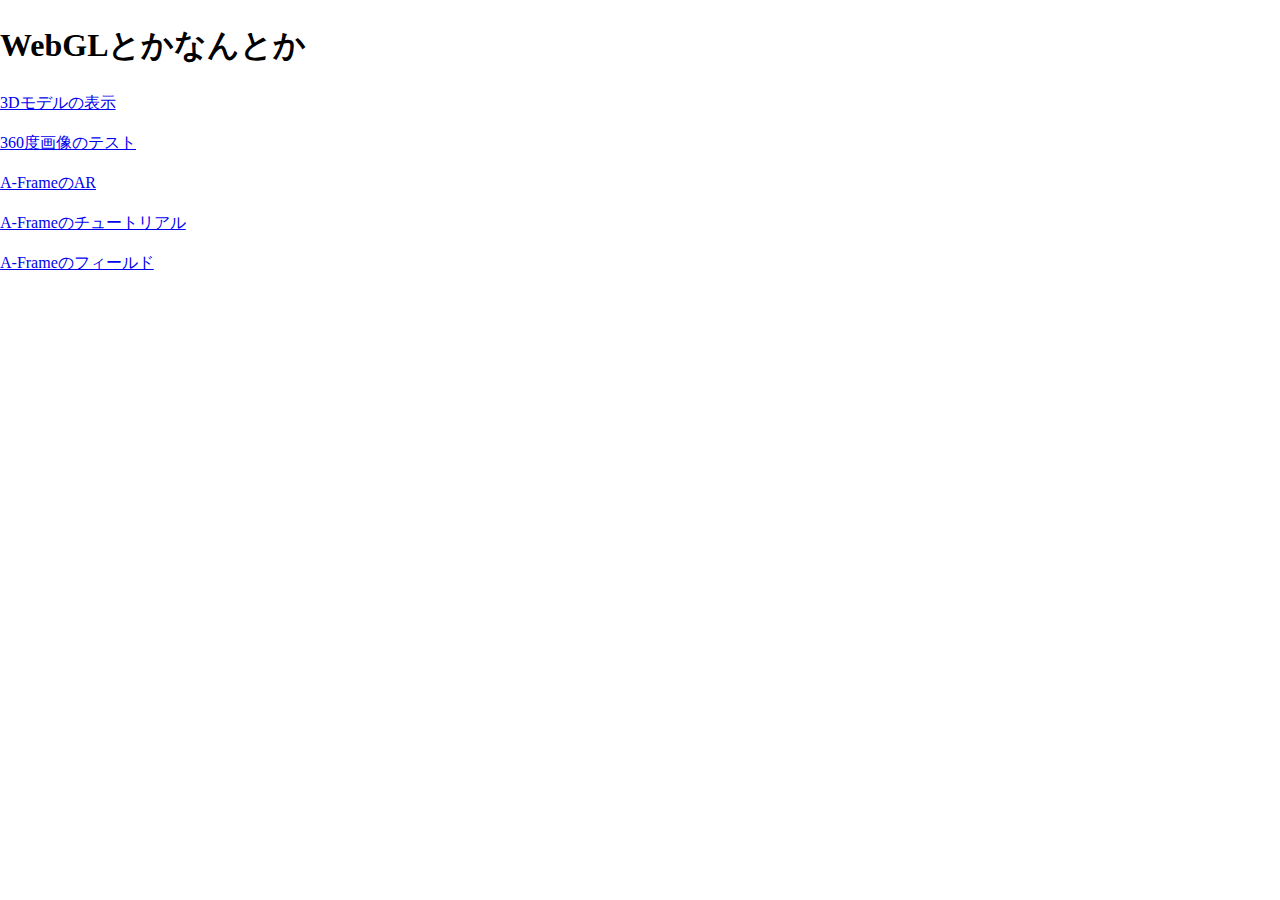
<file: index.html>
<!doctype html>
<html>
    <head>
        <meta charset="UTF-8">
        <meta name="viewport" content="width=device-width, initial-scale=1">
        <meta name="description" contact="説明文">
        <title>modelテスト</title>
        <link rel="stylesheet" href="css/sanitize.css">
        <link rel="stylesheet" href="css/style.css">
        <link rel="icon" href="favicon.ico">
    </head>
    <body>
        <h1>WebGLとかなんとか</h1>
        <p><a href="model.html">3Dモデルの表示</a></p>
        <p><a href="360.html">360度画像のテスト</a></p>
        <p><a href="ar.html">A-FrameのAR</a></p>
        <p><a href="beer.html">A-Frameのチュートリアル</a></p>
        <p><a href="field.html">A-Frameのフィールド</a></p>
    </body>
</html>
</file>
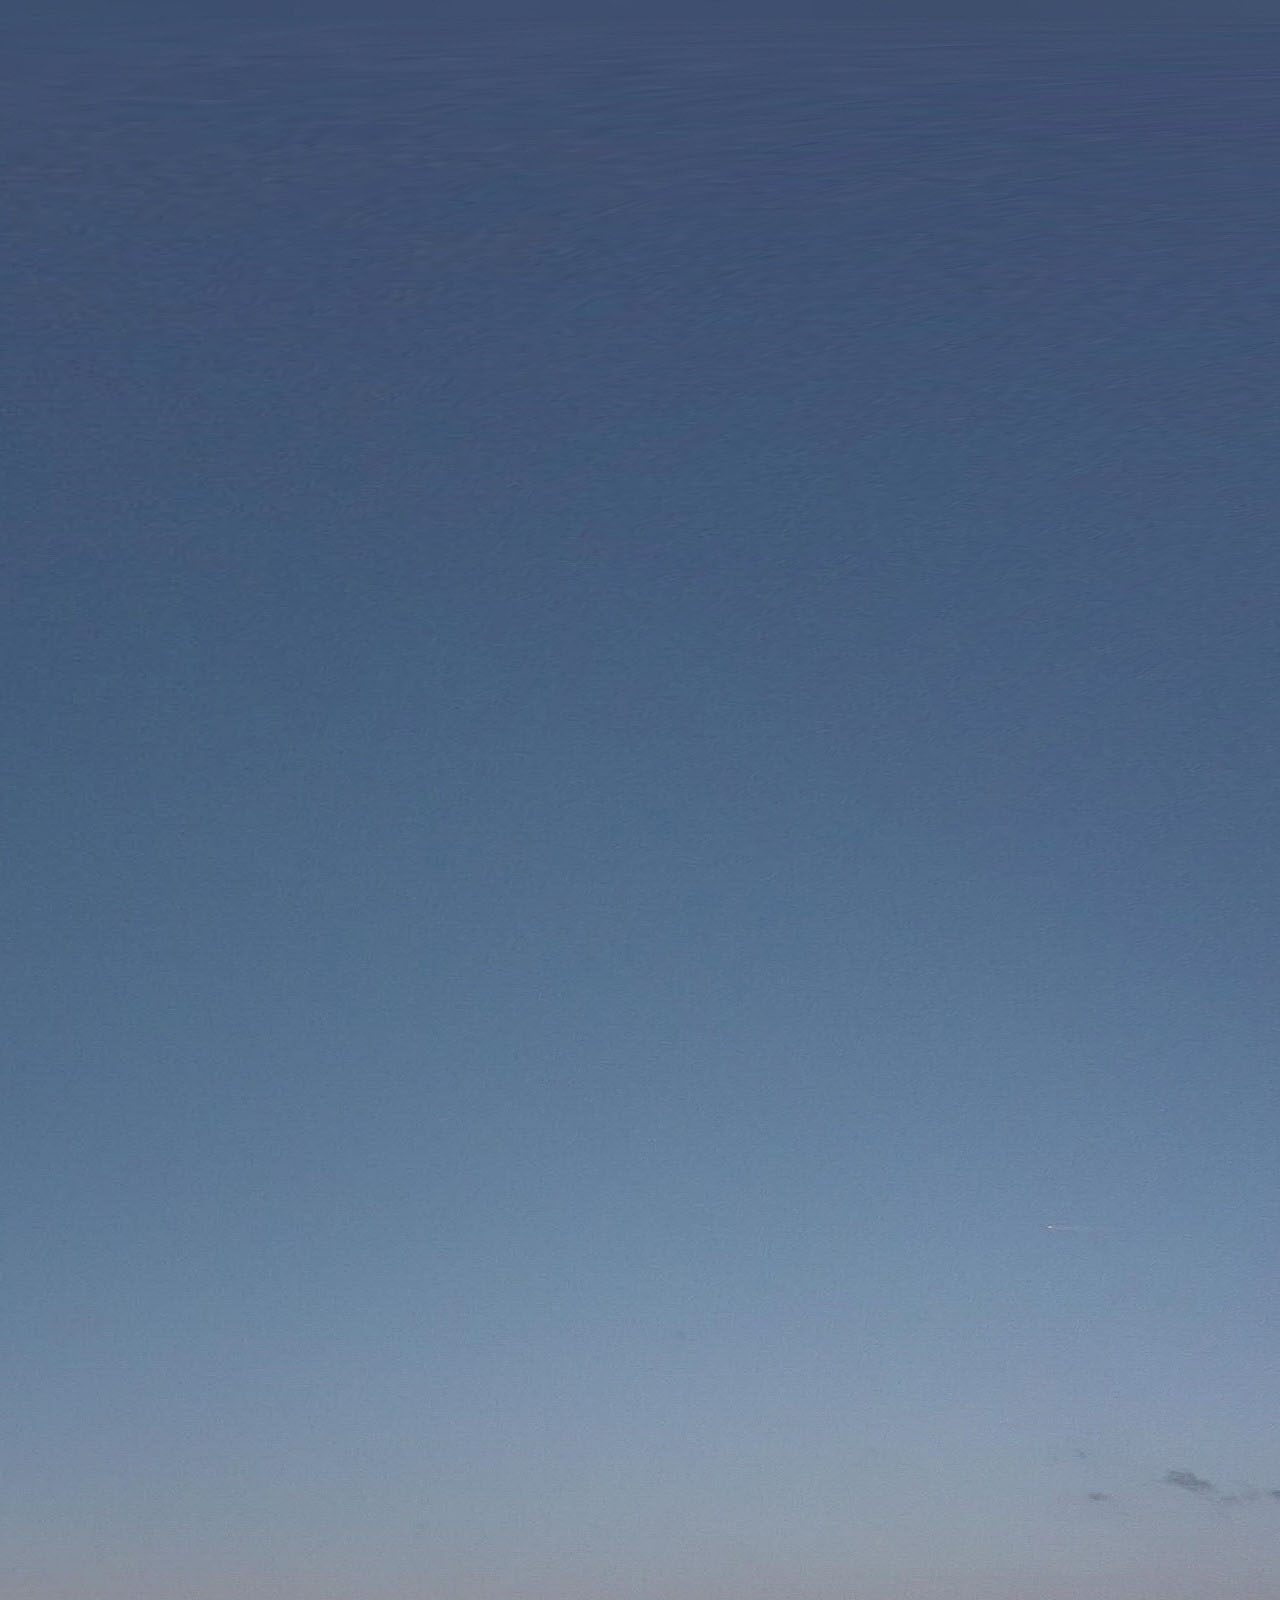
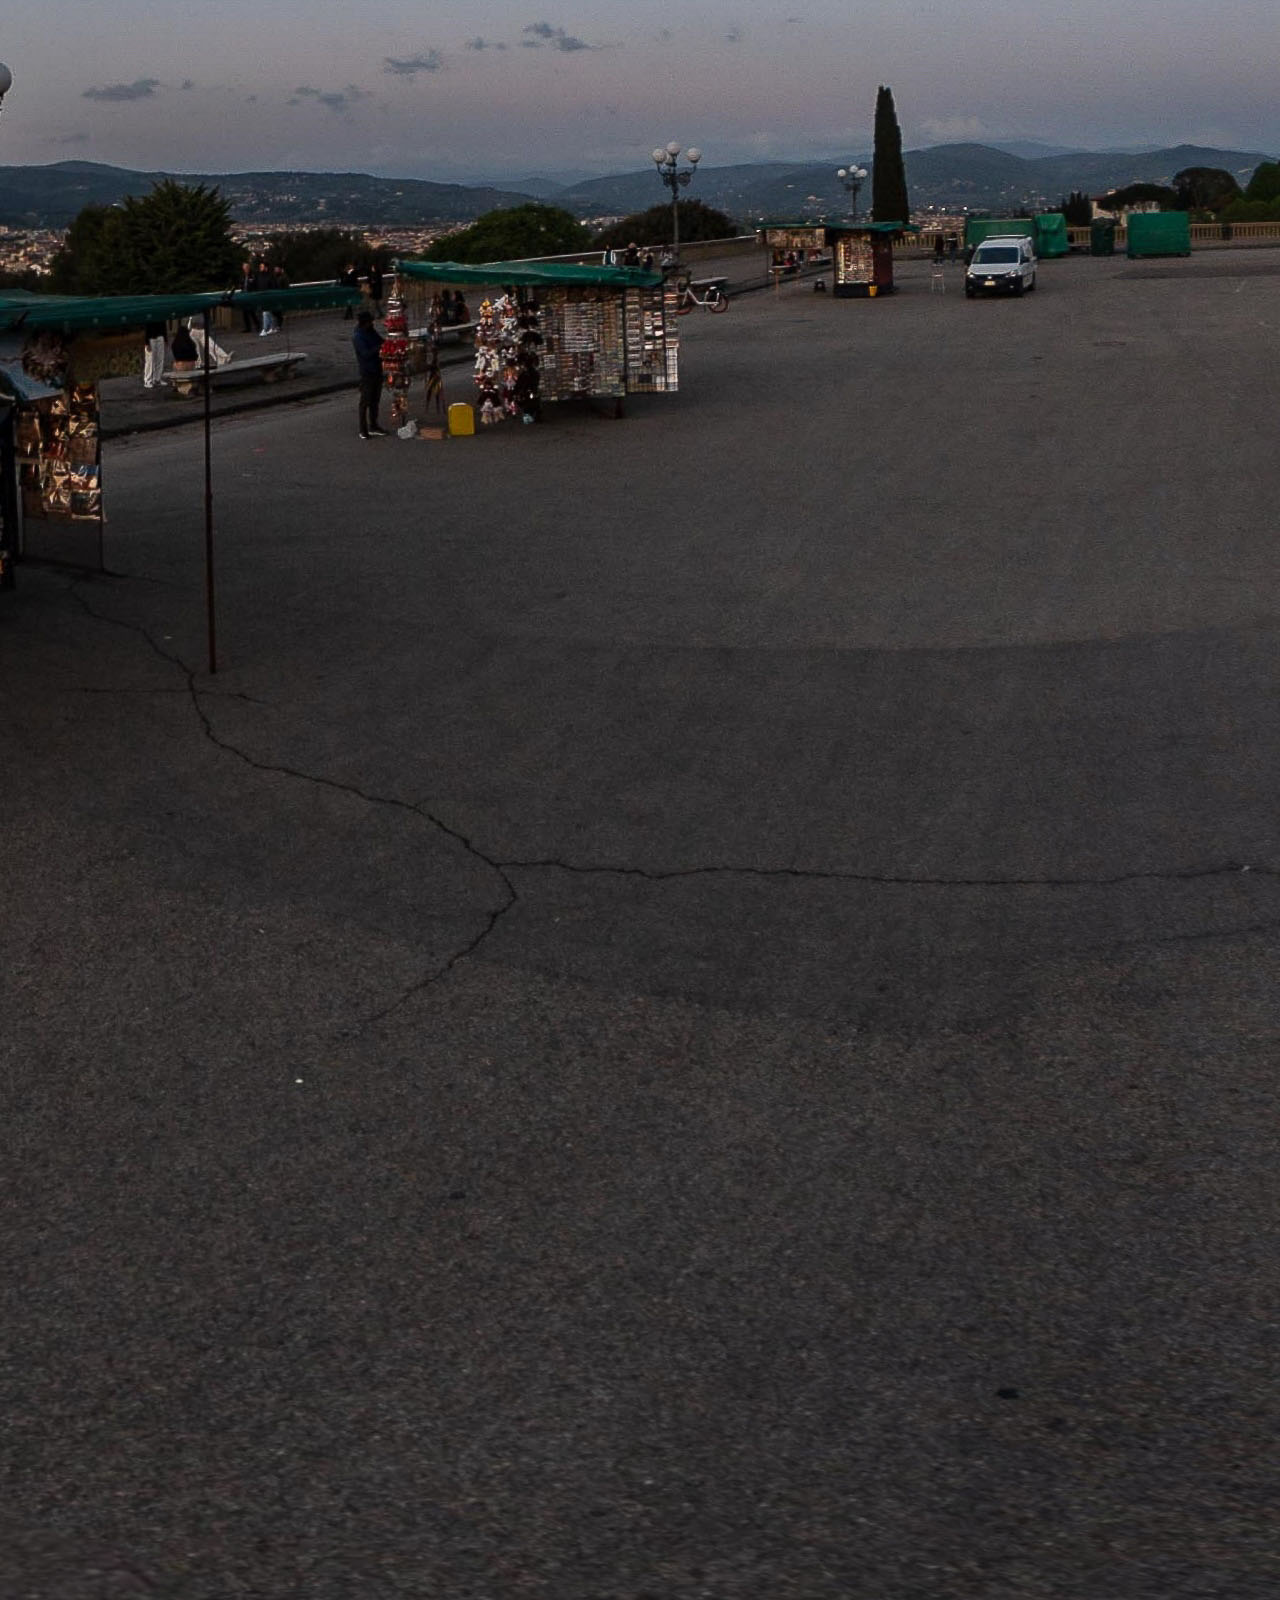
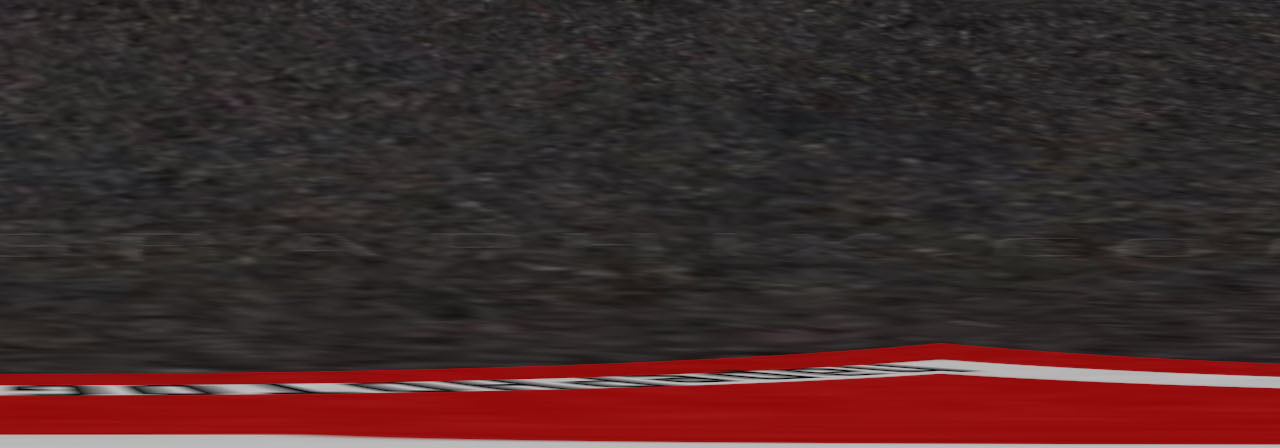
<file: 360.html>
<!doctype html>
<html>
    <head>
        <meta charset="UTF-8">
        <meta name="viewport" content="width=device-width, initial-scale=1">
        <title>サンプル</title>
        <link rel="stylesheet" href="css/sanitize.css">
        <link rel="stylesheet" href="css/style.css">
        <link rel="icon" href="favicon.ico">
        <script src="https://aframe.io/releases/0.8.0/aframe.min.js"></script>

    </head>
    <body>
        <a-scene>
            <a-assets>
                <img id="sky" src="test.jpg">
            </a-assets>
            <a-sky src="#sky"></a-sky>
        </a-scene>
    </body>
</html>
</file>
<file: css/sanitize.css>
/* Document
 * ========================================================================== */

/**
 * Add border box sizing in all browsers (opinionated).
 */

*,
::before,
::after {
  box-sizing: border-box;
}

/**
 * 1. Add text decoration inheritance in all browsers (opinionated).
 * 2. Add vertical alignment inheritance in all browsers (opinionated).
 */

::before,
::after {
  text-decoration: inherit; /* 1 */
  vertical-align: inherit; /* 2 */
}

/**
 * 1. Use the default cursor in all browsers (opinionated).
 * 2. Change the line height in all browsers (opinionated).
 * 3. Use a 4-space tab width in all browsers (opinionated).
 * 4. Remove the grey highlight on links in iOS (opinionated).
 * 5. Prevent adjustments of font size after orientation changes in
 *    IE on Windows Phone and in iOS.
 * 6. Breaks words to prevent overflow in all browsers (opinionated).
 */

html {
  cursor: default; /* 1 */
  line-height: 1.5; /* 2 */
  -moz-tab-size: 4; /* 3 */
  tab-size: 4; /* 3 */
  -webkit-tap-highlight-color: transparent /* 4 */;
  -ms-text-size-adjust: 100%; /* 5 */
  -webkit-text-size-adjust: 100%; /* 5 */
  word-break: break-word; /* 6 */
}

/* Sections
 * ========================================================================== */

/**
 * Remove the margin in all browsers (opinionated).
 */

body {
  margin: 0;
}

/**
 * Correct the font size and margin on `h1` elements within `section` and
 * `article` contexts in Chrome, Edge, Firefox, and Safari.
 */

h1 {
  font-size: 2em;
  margin: 0.67em 0;
}

/* Grouping content
 * ========================================================================== */

/**
 * Remove the margin on nested lists in Chrome, Edge, IE, and Safari.
 */

dl dl,
dl ol,
dl ul,
ol dl,
ul dl {
  margin: 0;
}

/**
 * Remove the margin on nested lists in Edge 18- and IE.
 */

ol ol,
ol ul,
ul ol,
ul ul {
  margin: 0;
}

/**
 * 1. Add the correct sizing in Firefox.
 * 2. Show the overflow in Edge 18- and IE.
 */

hr {
  height: 0; /* 1 */
  overflow: visible; /* 2 */
}

/**
 * Add the correct display in IE.
 */

main {
  display: block;
}

/**
 * Remove the list style on navigation lists in all browsers (opinionated).
 */

nav ol,
nav ul {
  list-style: none;
  padding: 0;
}

/**
 * 1. Correct the inheritance and scaling of font size in all browsers.
 * 2. Correct the odd `em` font sizing in all browsers.
 */

pre {
  font-family: monospace, monospace; /* 1 */
  font-size: 1em; /* 2 */
}

/* Text-level semantics
 * ========================================================================== */

/**
 * Remove the gray background on active links in IE 10.
 */

a {
  background-color: transparent;
}

/**
 * Add the correct text decoration in Edge 18-, IE, and Safari.
 */

abbr[title] {
  text-decoration: underline;
  text-decoration: underline dotted;
}

/**
 * Add the correct font weight in Chrome, Edge, and Safari.
 */

b,
strong {
  font-weight: bolder;
}

/**
 * 1. Correct the inheritance and scaling of font size in all browsers.
 * 2. Correct the odd `em` font sizing in all browsers.
 */

code,
kbd,
samp {
  font-family: monospace, monospace; /* 1 */
  font-size: 1em; /* 2 */
}

/**
 * Add the correct font size in all browsers.
 */

small {
  font-size: 80%;
}

/* Embedded content
 * ========================================================================== */

/*
 * Change the alignment on media elements in all browsers (opinionated).
 */

audio,
canvas,
iframe,
img,
svg,
video {
  vertical-align: middle;
}

/**
 * Add the correct display in IE 9-.
 */

audio,
video {
  display: inline-block;
}

/**
 * Add the correct display in iOS 4-7.
 */

audio:not([controls]) {
  display: none;
  height: 0;
}

/**
 * Remove the border on iframes in all browsers (opinionated).
 */

iframe {
  border-style: none;
}

/**
 * Remove the border on images within links in IE 10-.
 */

img {
  border-style: none;
}

/**
 * Change the fill color to match the text color in all browsers (opinionated).
 */

svg:not([fill]) {
  fill: currentColor;
}

/**
 * Hide the overflow in IE.
 */

svg:not(:root) {
  overflow: hidden;
}

/* Tabular data
 * ========================================================================== */

/**
 * Collapse border spacing in all browsers (opinionated).
 */

table {
  border-collapse: collapse;
}

/* Forms
 * ========================================================================== */

/**
 * Remove the margin on controls in Safari.
 */

button,
input,
select {
  margin: 0;
}

/**
 * 1. Show the overflow in IE.
 * 2. Remove the inheritance of text transform in Edge 18-, Firefox, and IE.
 */

button {
  overflow: visible; /* 1 */
  text-transform: none; /* 2 */
}

/**
 * Correct the inability to style buttons in iOS and Safari.
 */

button,
[type="button"],
[type="reset"],
[type="submit"] {
  -webkit-appearance: button;
}

/**
 * 1. Change the inconsistent appearance in all browsers (opinionated).
 * 2. Correct the padding in Firefox.
 */

fieldset {
  border: 1px solid #a0a0a0; /* 1 */
  padding: 0.35em 0.75em 0.625em; /* 2 */
}

/**
 * Show the overflow in Edge 18- and IE.
 */

input {
  overflow: visible;
}

/**
 * 1. Correct the text wrapping in Edge 18- and IE.
 * 2. Correct the color inheritance from `fieldset` elements in IE.
 */

legend {
  color: inherit; /* 2 */
  display: table; /* 1 */
  max-width: 100%; /* 1 */
  white-space: normal; /* 1 */
}

/**
 * 1. Add the correct display in Edge 18- and IE.
 * 2. Add the correct vertical alignment in Chrome, Edge, and Firefox.
 */

progress {
  display: inline-block; /* 1 */
  vertical-align: baseline; /* 2 */
}

/**
 * Remove the inheritance of text transform in Firefox.
 */

select {
  text-transform: none;
}

/**
 * 1. Remove the margin in Firefox and Safari.
 * 2. Remove the default vertical scrollbar in IE.
 * 3. Change the resize direction in all browsers (opinionated).
 */

textarea {
  margin: 0; /* 1 */
  overflow: auto; /* 2 */
  resize: vertical; /* 3 */
}

/**
 * Remove the padding in IE 10-.
 */

[type="checkbox"],
[type="radio"] {
  padding: 0;
}

/**
 * 1. Correct the odd appearance in Chrome, Edge, and Safari.
 * 2. Correct the outline style in Safari.
 */

[type="search"] {
  -webkit-appearance: textfield; /* 1 */
  outline-offset: -2px; /* 2 */
}

/**
 * Correct the cursor style of increment and decrement buttons in Safari.
 */

::-webkit-inner-spin-button,
::-webkit-outer-spin-button {
  height: auto;
}

/**
 * Correct the text style of placeholders in Chrome, Edge, and Safari.
 */

::-webkit-input-placeholder {
  color: inherit;
  opacity: 0.54;
}

/**
 * Remove the inner padding in Chrome, Edge, and Safari on macOS.
 */

::-webkit-search-decoration {
  -webkit-appearance: none;
}

/**
 * 1. Correct the inability to style upload buttons in iOS and Safari.
 * 2. Change font properties to `inherit` in Safari.
 */

::-webkit-file-upload-button {
  -webkit-appearance: button; /* 1 */
  font: inherit; /* 2 */
}

/**
 * Remove the inner border and padding of focus outlines in Firefox.
 */

::-moz-focus-inner {
  border-style: none;
  padding: 0;
}

/**
 * Restore the focus outline styles unset by the previous rule in Firefox.
 */

:-moz-focusring {
  outline: 1px dotted ButtonText;
}

/**
 * Remove the additional :invalid styles in Firefox.
 */

:-moz-ui-invalid {
  box-shadow: none;
}

/* Interactive
 * ========================================================================== */

/*
 * Add the correct display in Edge 18- and IE.
 */

details {
  display: block;
}

/*
 * Add the correct styles in Edge 18-, IE, and Safari.
 */

dialog {
  background-color: white;
  border: solid;
  color: black;
  display: block;
  height: -moz-fit-content;
  height: -webkit-fit-content;
  height: fit-content;
  left: 0;
  margin: auto;
  padding: 1em;
  position: absolute;
  right: 0;
  width: -moz-fit-content;
  width: -webkit-fit-content;
  width: fit-content;
}

dialog:not([open]) {
  display: none;
}

/*
 * Add the correct display in all browsers.
 */

summary {
  display: list-item;
}

/* Scripting
 * ========================================================================== */

/**
 * Add the correct display in IE 9-.
 */

canvas {
  display: inline-block;
}

/**
 * Add the correct display in IE.
 */

template {
  display: none;
}

/* User interaction
 * ========================================================================== */

/*
 * 1. Remove the tapping delay in IE 10.
 * 2. Remove the tapping delay on clickable elements
      in all browsers (opinionated).
 */

a,
area,
button,
input,
label,
select,
summary,
textarea,
[tabindex] {
  -ms-touch-action: manipulation; /* 1 */
  touch-action: manipulation; /* 2 */
}

/**
 * Add the correct display in IE 10-.
 */

[hidden] {
  display: none;
}

/* Accessibility
 * ========================================================================== */

/**
 * Change the cursor on busy elements in all browsers (opinionated).
 */

[aria-busy="true"] {
  cursor: progress;
}

/*
 * Change the cursor on control elements in all browsers (opinionated).
 */

[aria-controls] {
  cursor: pointer;
}

/*
 * Change the cursor on disabled, not-editable, or otherwise
 * inoperable elements in all browsers (opinionated).
 */

[aria-disabled="true"],
[disabled] {
  cursor: not-allowed;
}

/*
 * Change the display on visually hidden accessible elements
 * in all browsers (opinionated).
 */

[aria-hidden="false"][hidden] {
  display: initial;
}

[aria-hidden="false"][hidden]:not(:focus) {
  clip: rect(0, 0, 0, 0);
  position: absolute;
}
</file>
<file: css/style.css>
@charset "UTF-8";

body {
    
}
model-viewer {
    width: 100%;
    height: 640px;
}
</file>
